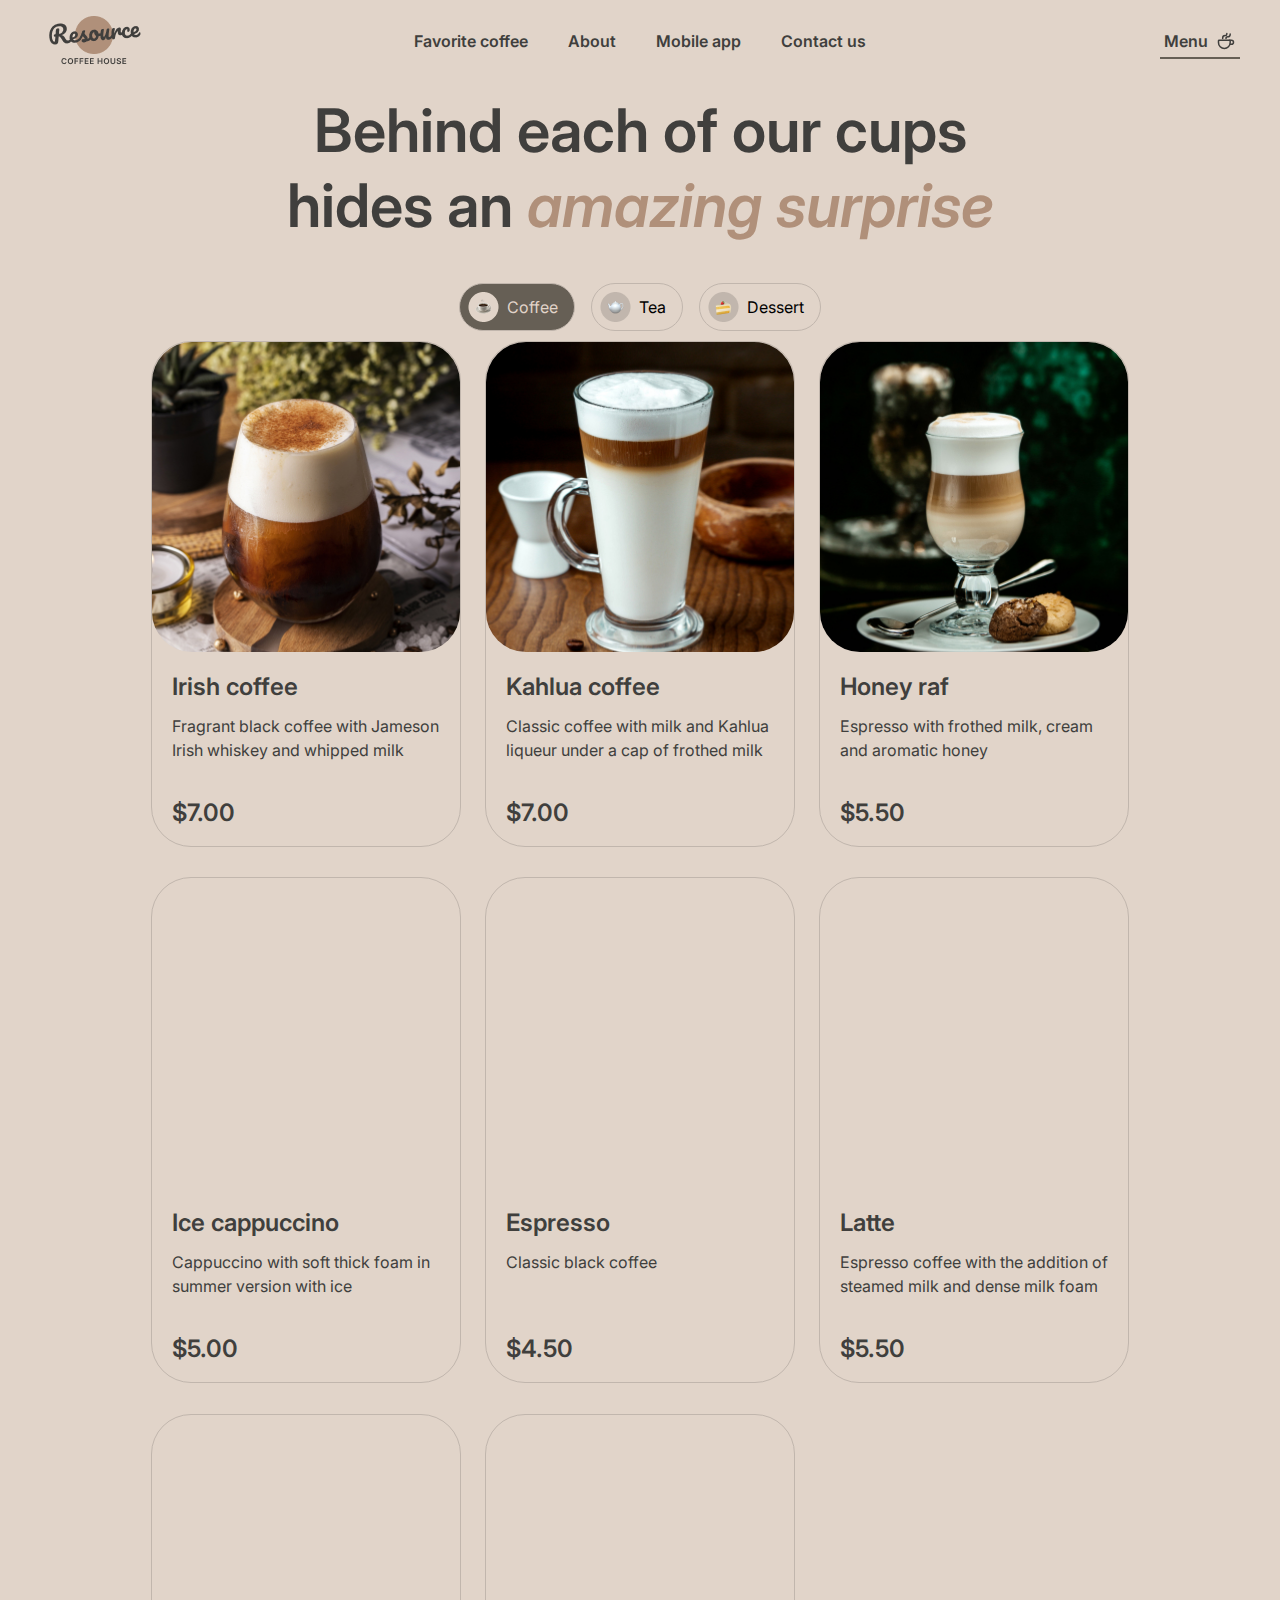
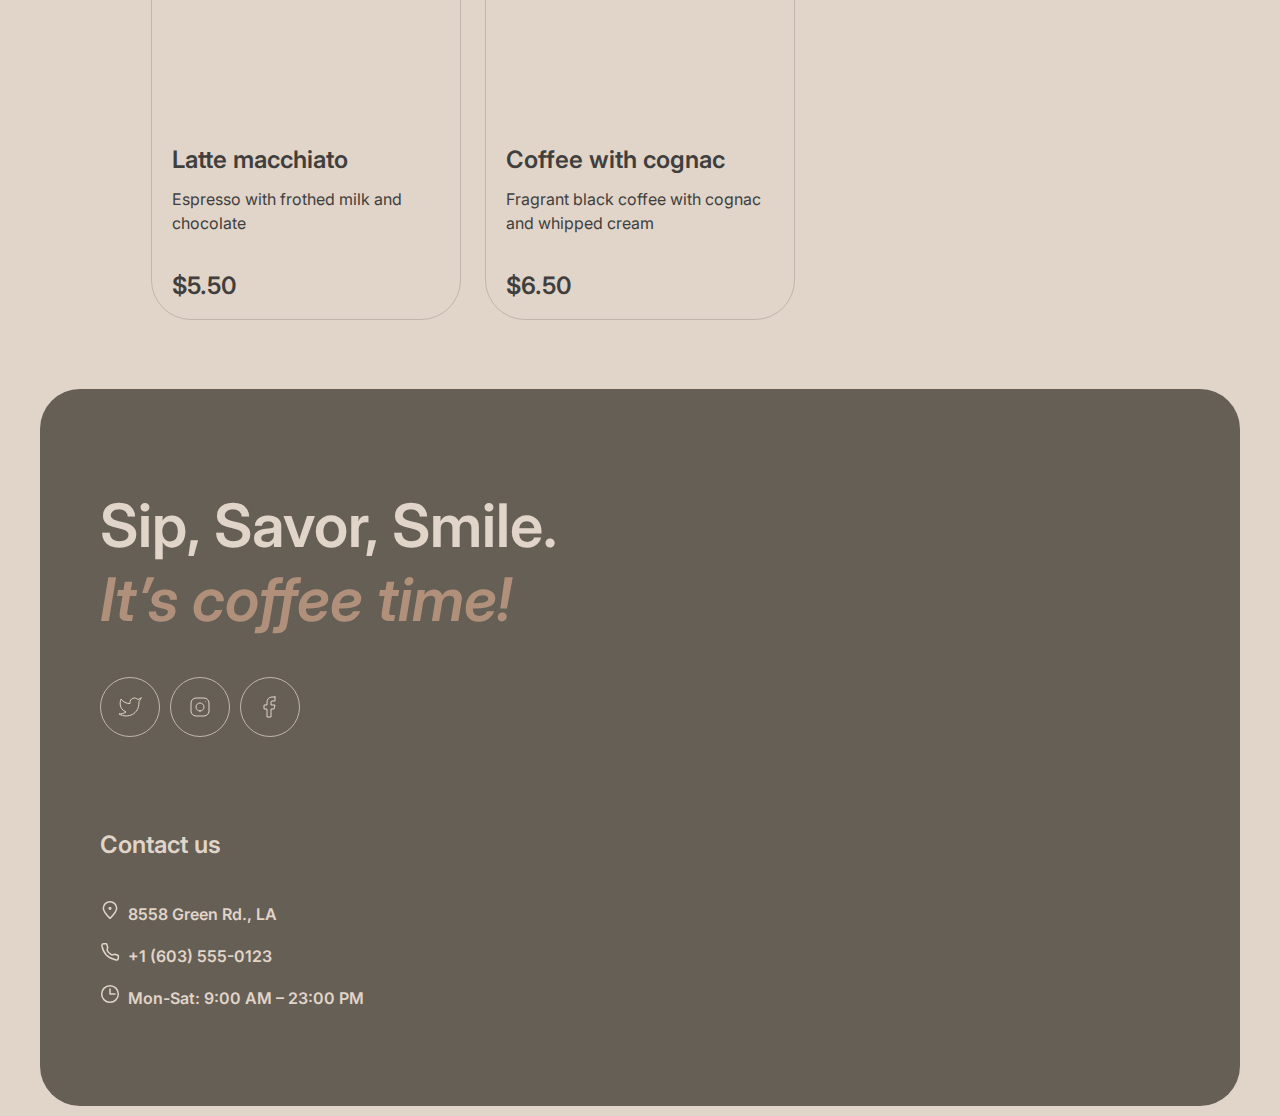
<file: menu/index.html>
<!DOCTYPE html>
<html lang='en'>

<head>
  <meta charset='UTF-8'>
  <meta name='viewport' content='width=device-width, initial-scale=1.0'>
  <link href="https://fonts.googleapis.com/css2?family=Inter:wght@400;500;600;700&display=swap" rel="stylesheet">
  <link rel='stylesheet' href='./style/style.css'>
  <link rel='icon' type='image/x-icon' href='../img/favicon.ico'>
  <title>Menu - Resource Coffee House</title>
</head>

<body>
  <div class='container'>
    <header class='header'>
      <div>
        <a href='../index.html'><img src='../img/logo.png' alt='cafe logo'></a>
      </div>
      <nav class='tablet-hidden' id='header-nav-section'>
        <ul class='header-list hover-border'>
          <li class='header-list-item'>
            <a href='../index.html#favourite-coffee' class='link-button'>
              <span>Favorite coffee</span>
              <span class='border-animation-span'></span>
            </a>
          </li>
          <li class='header-list-item'>
            <a href='../index.html#about' class='link-button'>
              <span>About</span>
              <span class='border-animation-span'></span>
            </a>
          </li>
          <li class='header-list-item'>
            <a href='../index.html#app-link' class='link-button'>
              <span>Mobile app</span>
              <span class='border-animation-span'></span>
            </a>
          </li>
          <li class='header-list-item'>
            <a href='../index.html#contact-us' class='link-button'>
              <span>Contact us</span>
              <span class='border-animation-span'></span>
            </a>
          </li>
          <li class='header-list-item tablet-menu-btn'>
            <a role=' link' aria-disabled='true' class='link-button header-menu-btn '>
              <span class='header-menu-btn-content'>
                <span>Menu</span>
                <img src='../img/svg/cup.svg' alt='Cup icon'>
              </span>
              <span class='border-animation-span'></span>
            </a>
          </li>
        </ul>
      </nav>
      <div class=' tablet-hidden hover-border'>
        <a role='link' aria-disabled='true' class='link-button header-menu-btn '>
          <span class='header-menu-btn-content'>
            <span>Menu</span>
            <img src='../img/svg/cup.svg' alt='Cup icon'>
          </span>
          <!-- <span class='border-animation-span'></span> -->
        </a>
      </div>
      <div class='burger-btn-container'>
        <button class='header-burger-btn' id='header-burger-btn' title='burger menu button'>
          <!-- <img src='../img/svg/button-icon-burger.svg' alt='burger button'> -->
          <span class='burger-btn-span burger-btn-span-top'></span>
          <span class='burger-btn-span burger-btn-span-bottom'></span>

        </button>
      </div>
    </header>

    <main>
      <h1 class='title'>Behind each of our cups <br class='tablet-hidden'> hides an <span class='accent'>amazing
          surprise</span></h1>
      <nav>
        <ul class='menu-nav-list'>
          <li>
            <button class='menu-nav-btn selected' data-category='coffee'>
              <img src='../img/menu/coffee-icon.png' alt='coffee icon'>
              <span>Coffee</span></button>
          </li>
          <li>
            <button class='menu-nav-btn' data-category='tea'>
              <img src='../img/menu/tea-icon.png' alt='tea icon'>
              <span>Tea</span></button>
          </li>
          <li>
            <button class='menu-nav-btn' data-category='dessert'>
              <img src='../img/menu/dessert-icon.png' alt='dessert icon'>
              <span>Dessert</span></button>
          </li>
        </ul>
      </nav>
      <div class='gallery'>
      </div>
      <div class='desktop-hidden'>
        <button class='gallery-refresh-btn'><img alt='button icon' src='../img/svg/button-refresh.svg'></button>

      </div>

    </main>

    <footer class=' footer'>
      <div>
        <h2 class='heading-2 footer-heading'>
          Sip, Savor, Smile.
          <span class='accent footer-title-accent'>It’s coffee time!</span>
        </h2>
        <div>
          <a href='https://twitter.com/' class='footer-social-btn' target='_blank'>
            <!-- <svg src='../img/svg/twitter-icon.svg' alt='twitter icon'> -->
            <svg width='60' height='60' viewBox='0 0 60 60' fill='none' xmlns='http://www.w3.org/2000/svg'>
              <rect x='0.5' y='0.5' width='59' height='59' rx='29.5' stroke='#C1B6AD' />
              <path
                d='M41 21.0101C41 21.0101 38.9821 22.2022 37.86 22.5401C37.2577 21.8476 36.4573 21.3567 35.567 21.134C34.6767 20.9112 33.7395 20.9673 32.8821 21.2945C32.0247 21.6218 31.2884 22.2045 30.773 22.9638C30.2575 23.7231 29.9877 24.6224 30 25.5401V26.5401C28.2426 26.5856 26.5013 26.1959 24.931 25.4055C23.3607 24.6151 22.0103 23.4487 21 22.0101C21 22.0101 17 31.0101 26 35.0101C23.9405 36.408 21.4872 37.109 19 37.0101C28 42.0101 39 37.0101 39 25.5101C38.9991 25.2315 38.9723 24.9537 38.92 24.6801C39.9406 23.6735 41 21.0101 41 21.0101Z'
                stroke='#E1D4C9' stroke-linecap='round' stroke-linejoin='round' />
            </svg>

          </a>
          <a href='https://www.instagram.com/' class='footer-social-btn' target='_blank'>
            <!-- <svg src='../img/svg/insta.svg' alt='instagram icon'> -->
            <svg width="60" height="60" viewBox="0 0 60 60" fill="none" xmlns="http://www.w3.org/2000/svg">
              <rect x="0.5" y="0.5" width="59" height="59" rx="29.5" stroke="#C1B6AD" />
              <path
                d="M30 34C32.2091 34 34 32.2091 34 30C34 27.7909 32.2091 26 30 26C27.7909 26 26 27.7909 26 30C26 32.2091 27.7909 34 30 34Z"
                stroke="#E1D4C9" stroke-linecap="round" stroke-linejoin="round" />
              <path
                d="M21 34V26C21 23.2386 23.2386 21 26 21H34C36.7614 21 39 23.2386 39 26V34C39 36.7614 36.7614 39 34 39H26C23.2386 39 21 36.7614 21 34Z"
                stroke="#E1D4C9" />
              <path d="M35.5 24.51L35.51 24.4989" stroke="#E1D4C9" stroke-linecap="round" stroke-linejoin="round" />
            </svg>
          </a>
          <a href='https://www.facebook.com/' class='footer-social-btn' target='_blank'>
            <!-- <svg src='../img/svg/facebook.svg' alt='facebook icon'> -->
            <svg width="60" height="60" viewBox="0 0 60 60" fill="none" xmlns="http://www.w3.org/2000/svg">
              <rect x="0.5" y="0.5" width="59" height="59" rx="29.5" stroke="#C1B6AD" />
              <path
                d="M35 20H32C30.6739 20 29.4021 20.5268 28.4645 21.4645C27.5268 22.4021 27 23.6739 27 25V28H24V32H27V40H31V32H34L35 28H31V25C31 24.7348 31.1054 24.4804 31.2929 24.2929C31.4804 24.1054 31.7348 24 32 24H35V20Z"
                stroke="#E1D4C9" stroke-linecap="round" stroke-linejoin="round" />
            </svg>
          </a>
        </div>
      </div>
      <div id='contact-us'>
        <h3 class='heading-3'>Contact us</h3>
        <nav>
          <ul class='footer-list'>
            <li><img src='../img/svg/map-pin.svg' alt='map pin icon'>8558 Green Rd., LA</li>
            <li><img src='../img/svg/phone.svg' alt='phone icon'>+1 (603) 555-0123</li>
            <li><img src='../img/svg/clock.svg' alt='clock icon'>Mon-Sat: 9:00 AM – 23:00 PM</li>
          </ul>
        </nav>
      </div>
    </footer>
  </div>

  <article class='item-details hidden' id='item-prompt'>
    <div class='item-content-wrapper'>
      <div class='item-image'>
        <img id='prompt-img' src='../img/menu/coffee/coffee-1.jpg' alt='Menu item photo'>
      </div>
      <div class='item-details-right'>
        <div class='data-key'>
          <h3 class='heading-3' id='prompt-title'>Coffee</h3>
          <p class='item-subtitle' id='prompt-subtitle'>Lorem ipsum dolor sit amet consectetur adipisicing elit.</p>
        </div>
        <div>
          <p>Size</p>
          <div class='item-input-wrapper'>
            <div>
              <input class='hidden' type='radio' name='item-size' value='s' id='item-size-s' checked>
              <label class='item-btn size-label selected' for='item-size-s'>
                <span class='label-span'>S</span> <span id='sizeVolume1'>200 ml</span>
              </label>
            </div>
            <div>
              <input class='hidden' type='radio' name='item-size' value='m' id='item-size-m'>
              <label class='item-btn size-label' for='item-size-m'>
                <span class='label-span'>M</span> <span id='sizeVolume2'>300 ml</span>
              </label>
            </div>
            <div>
              <input class='hidden' type='radio' name='item-size' value='l' id='item-size-l'>
              <label class='item-btn size-label' for='item-size-l'>
                <span class='label-span'>L</span> <span id='sizeVolume3'>400 ml</span>
              </label>
            </div>
          </div>
        </div>
        <div>
          <p>Additives</p>
          <div class='item-input-wrapper'>
            <div>
              <input class='item-add hidden' type='checkbox' value='sugar' id='item-add-sugar'>
              <label class='item-btn add-label' for='item-add-sugar'>
                <span class='label-span'>1</span> <span id='additive1'>Sugar</span>
              </label>
            </div>
            <div>
              <input class='item-add hidden' type='checkbox' value='cinnamon' id='item-add-cinnamon'>
              <label class='item-btn add-label' for='item-add-cinnamon'>
                <span class='label-span'>2</span> <span id='additive2'>Cinnamon</span>
              </label>
            </div>
            <div>
              <input class='item-add hidden' type='checkbox' value='Syrup' id='item-add-cyrup'>
              <label class='item-btn add-label' for='item-add-cyrup'>
                <span class='label-span'>3</span> <span id='additive3'>Cyrup</span>
              </label>
            </div>
          </div>
        </div>
        <div class='heading-3 item-total'>
          <span>Total:</span><span id='prompt-price'>$7.00</span>
        </div>
        <p class='item-info'>
          <img src='../img/svg/info.svg' alt='info icon'>
          <span class='body-caption'>The cost is not final. Download our mobile app to see the final price and place
            your order. Earn loyalty points and enjoy your favorite coffee with up to 20% discount.</span>
        </p>
        <button class='item-close-btn' id='item-close-btn'>Close</button>
      </div>
    </div>
  </article>

  <script src='./script/script.js'></script>
  <script src="../script/headerScript.js"></script>
</body>

</html>
</file>
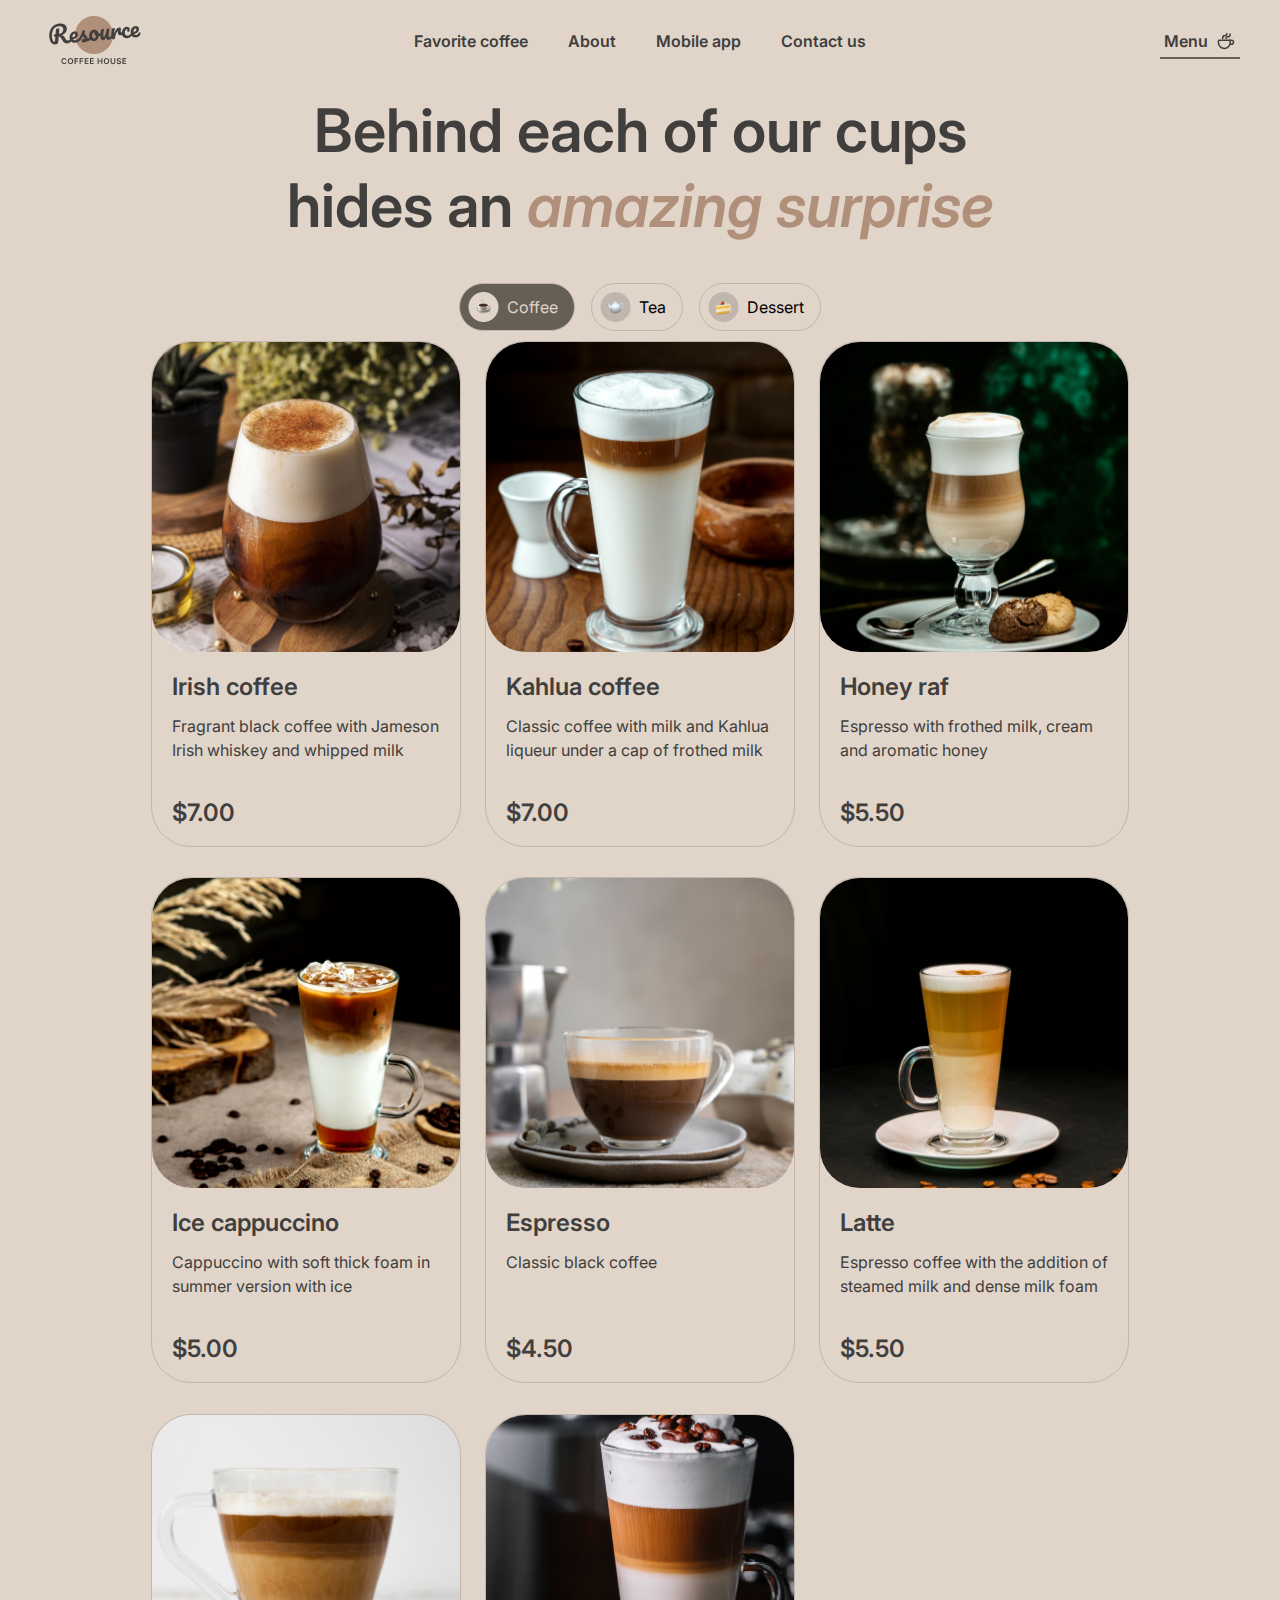
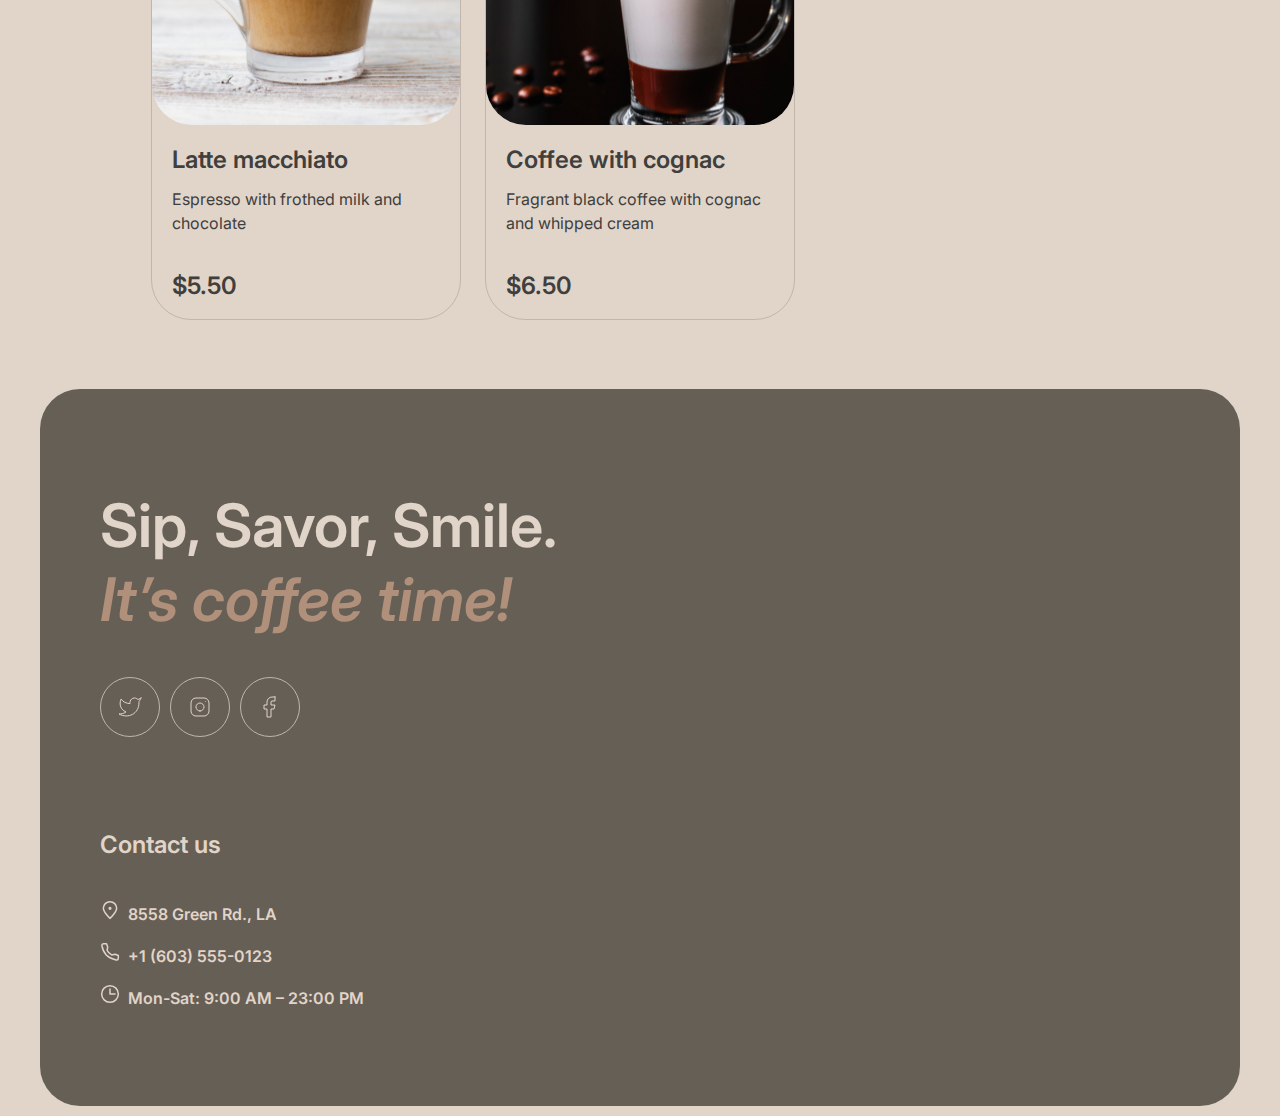
<file: coffee-house/menu/index.html>
<!DOCTYPE html>
<html lang='en'>

<head>
  <meta charset='UTF-8'>
  <meta name='viewport' content='width=device-width, initial-scale=1.0'>
  <link href="https://fonts.googleapis.com/css2?family=Inter:wght@400;500;600;700&display=swap" rel="stylesheet">
  <link rel='stylesheet' href='style.css'>
  <link rel='icon' type='image/x-icon' href='../img/favicon.ico'>
  <title>Menu - Resource Coffee House</title>
</head>

<body>
  <div class='container'>
    <header class='header'>
      <div>
        <a href='../index.html'><img src='../img/logo.png' alt='cafe logo'></a>
      </div>
      <nav class='tablet-hidden' id='header-nav-section'>
        <ul class='header-list hover-border'>
          <li class='header-list-item'>
            <a href='../index.html#favourite-coffee' class='link-button'>
              <span>Favorite coffee</span>
              <span class='border-animation-span'></span>
            </a>
          </li>
          <li class='header-list-item'>
            <a href='../index.html#about' class='link-button'>
              <span>About</span>
              <span class='border-animation-span'></span>
            </a>
          </li>
          <li class='header-list-item'>
            <a href='../index.html#app-link' class='link-button'>
              <span>Mobile app</span>
              <span class='border-animation-span'></span>
            </a>
          </li>
          <li class='header-list-item'>
            <a href='../index.html#contact-us' class='link-button'>
              <span>Contact us</span>
              <span class='border-animation-span'></span>
            </a>
          </li>
          <li class='header-list-item tablet-menu-btn'>
            <a role=' link' aria-disabled='true' class='link-button header-menu-btn '>
              <span class='header-menu-btn-content'>
                <span>Menu</span>
                <img src='../img/svg/cup.svg' alt='Cup icon'>
              </span>
              <span class='border-animation-span'></span>
            </a>
          </li>
        </ul>
      </nav>
      <div class=' tablet-hidden hover-border'>
        <a role='link' aria-disabled='true' class='link-button header-menu-btn '>
          <span class='header-menu-btn-content'>
            <span>Menu</span>
            <img src='../img/svg/cup.svg' alt='Cup icon'>
          </span>
          <!-- <span class='border-animation-span'></span> -->
        </a>
      </div>
      <div class='burger-btn-container'>
        <button class='header-burger-btn' id='header-burger-btn' title='burger menu button'>
          <!-- <img src='../img/svg/button-icon-burger.svg' alt='burger button'> -->
          <span class='burger-btn-span burger-btn-span-top'></span>
          <span class='burger-btn-span burger-btn-span-bottom'></span>

        </button>
      </div>
    </header>

    <main>
      <h1 class='title'>Behind each of our cups <br class='tablet-hidden'> hides an <span class='accent'>amazing
          surprise</span></h1>
      <nav>
        <ul class='menu-nav-list'>
          <li>
            <button class='menu-nav-btn selected' data-category='coffee'>
              <img src='../img/menu/coffee-icon.png' alt='coffee icon'>
              <span>Coffee</span></button>
          </li>
          <li>
            <button class='menu-nav-btn' data-category='tea'>
              <img src='../img/menu/tea-icon.png' alt='tea icon'>
              <span>Tea</span></button>
          </li>
          <li>
            <button class='menu-nav-btn' data-category='dessert'>
              <img src='../img/menu/dessert-icon.png' alt='dessert icon'>
              <span>Dessert</span></button>
          </li>
        </ul>
      </nav>
      <div class='gallery'>
      </div>
      <div class='desktop-hidden'>
        <button class='gallery-refresh-btn'><img alt='button icon' src='../img/svg/button-refresh.svg'></button>

      </div>

    </main>

    <footer class=' footer'>
      <div>
        <h2 class='heading-2 footer-heading'>
          Sip, Savor, Smile.
          <span class='accent footer-title-accent'>It’s coffee time!</span>
        </h2>
        <div>
          <a href='https://twitter.com/' class='footer-social-btn' target='_blank'>
            <!-- <svg src='../img/svg/twitter-icon.svg' alt='twitter icon'> -->
            <svg width='60' height='60' viewBox='0 0 60 60' fill='none' xmlns='http://www.w3.org/2000/svg'>
              <rect x='0.5' y='0.5' width='59' height='59' rx='29.5' stroke='#C1B6AD' />
              <path
                d='M41 21.0101C41 21.0101 38.9821 22.2022 37.86 22.5401C37.2577 21.8476 36.4573 21.3567 35.567 21.134C34.6767 20.9112 33.7395 20.9673 32.8821 21.2945C32.0247 21.6218 31.2884 22.2045 30.773 22.9638C30.2575 23.7231 29.9877 24.6224 30 25.5401V26.5401C28.2426 26.5856 26.5013 26.1959 24.931 25.4055C23.3607 24.6151 22.0103 23.4487 21 22.0101C21 22.0101 17 31.0101 26 35.0101C23.9405 36.408 21.4872 37.109 19 37.0101C28 42.0101 39 37.0101 39 25.5101C38.9991 25.2315 38.9723 24.9537 38.92 24.6801C39.9406 23.6735 41 21.0101 41 21.0101Z'
                stroke='#E1D4C9' stroke-linecap='round' stroke-linejoin='round' />
            </svg>

          </a>
          <a href='https://www.instagram.com/' class='footer-social-btn' target='_blank'>
            <!-- <svg src='../img/svg/insta.svg' alt='instagram icon'> -->
            <svg width="60" height="60" viewBox="0 0 60 60" fill="none" xmlns="http://www.w3.org/2000/svg">
              <rect x="0.5" y="0.5" width="59" height="59" rx="29.5" stroke="#C1B6AD" />
              <path
                d="M30 34C32.2091 34 34 32.2091 34 30C34 27.7909 32.2091 26 30 26C27.7909 26 26 27.7909 26 30C26 32.2091 27.7909 34 30 34Z"
                stroke="#E1D4C9" stroke-linecap="round" stroke-linejoin="round" />
              <path
                d="M21 34V26C21 23.2386 23.2386 21 26 21H34C36.7614 21 39 23.2386 39 26V34C39 36.7614 36.7614 39 34 39H26C23.2386 39 21 36.7614 21 34Z"
                stroke="#E1D4C9" />
              <path d="M35.5 24.51L35.51 24.4989" stroke="#E1D4C9" stroke-linecap="round" stroke-linejoin="round" />
            </svg>
          </a>
          <a href='https://www.facebook.com/' class='footer-social-btn' target='_blank'>
            <!-- <svg src='../img/svg/facebook.svg' alt='facebook icon'> -->
            <svg width="60" height="60" viewBox="0 0 60 60" fill="none" xmlns="http://www.w3.org/2000/svg">
              <rect x="0.5" y="0.5" width="59" height="59" rx="29.5" stroke="#C1B6AD" />
              <path
                d="M35 20H32C30.6739 20 29.4021 20.5268 28.4645 21.4645C27.5268 22.4021 27 23.6739 27 25V28H24V32H27V40H31V32H34L35 28H31V25C31 24.7348 31.1054 24.4804 31.2929 24.2929C31.4804 24.1054 31.7348 24 32 24H35V20Z"
                stroke="#E1D4C9" stroke-linecap="round" stroke-linejoin="round" />
            </svg>
          </a>
        </div>
      </div>
      <div id='contact-us'>
        <h3 class='heading-3'>Contact us</h3>
        <nav>
          <ul class='footer-list'>
            <li><img src='../img/svg/map-pin.svg' alt='map pin icon'>8558 Green Rd., LA</li>
            <li><img src='../img/svg/phone.svg' alt='phone icon'>+1 (603) 555-0123</li>
            <li><img src='../img/svg/clock.svg' alt='clock icon'>Mon-Sat: 9:00 AM – 23:00 PM</li>
          </ul>
        </nav>
      </div>
    </footer>
  </div>

  <article class='item-details hidden' id='item-prompt'>
    <div class='item-content-wrapper'>
      <div class='item-image'>
        <img id='prompt-img' src='../img/menu/coffee/coffee-1.jpg' alt='Menu item photo'>
      </div>
      <div class='item-details-right'>
        <div class='data-key'>
          <h3 class='heading-3' id='prompt-title'>Coffee</h3>
          <p class='item-subtitle' id='prompt-subtitle'>Lorem ipsum dolor sit amet consectetur adipisicing elit.</p>
        </div>
        <div>
          <p>Size</p>
          <div class='item-input-wrapper'>
            <div>
              <input class='hidden' type='radio' name='item-size' value='s' id='item-size-s' checked>
              <label class='item-btn size-label selected' for='item-size-s'>
                <span class='label-span'>S</span> <span id='sizeVolume1'>200 ml</span>
              </label>
            </div>
            <div>
              <input class='hidden' type='radio' name='item-size' value='m' id='item-size-m'>
              <label class='item-btn size-label' for='item-size-m'>
                <span class='label-span'>M</span> <span id='sizeVolume2'>300 ml</span>
              </label>
            </div>
            <div>
              <input class='hidden' type='radio' name='item-size' value='l' id='item-size-l'>
              <label class='item-btn size-label' for='item-size-l'>
                <span class='label-span'>L</span> <span id='sizeVolume3'>400 ml</span>
              </label>
            </div>
          </div>
        </div>
        <div>
          <p>Additives</p>
          <div class='item-input-wrapper'>
            <div>
              <input class='item-add hidden' type='checkbox' value='sugar' id='item-add-sugar'>
              <label class='item-btn add-label' for='item-add-sugar'>
                <span class='label-span'>1</span> <span id='additive1'>Sugar</span>
              </label>
            </div>
            <div>
              <input class='item-add hidden' type='checkbox' value='cinnamon' id='item-add-cinnamon'>
              <label class='item-btn add-label' for='item-add-cinnamon'>
                <span class='label-span'>2</span> <span id='additive2'>Cinnamon</span>
              </label>
            </div>
            <div>
              <input class='item-add hidden' type='checkbox' value='Syrup' id='item-add-cyrup'>
              <label class='item-btn add-label' for='item-add-cyrup'>
                <span class='label-span'>3</span> <span id='additive3'>Cyrup</span>
              </label>
            </div>
          </div>
        </div>
        <div class='heading-3 item-total'>
          <span>Total:</span><span id='prompt-price'>$7.00</span>
        </div>
        <p class='item-info'>
          <img src='../img/svg/info.svg' alt='info icon'>
          <span class='body-caption'>The cost is not final. Download our mobile app to see the final price and place
            your order. Earn loyalty points and enjoy your favorite coffee with up to 20% discount.</span>
        </p>
        <button class='item-close-btn' id='item-close-btn'>Close</button>
      </div>
    </div>
  </article>

  <script src='../script/consoleTask.js'></script>
  <script src='./script.js'></script>
  <script src="../script/headerScript.js"></script>
</body>

</html>
</file>
<file: menu/style/style.css>
@import '../../style/normalize.css';
@import '../../styles/basic-style.css';

.modal-open {
  height: 100vh;
  width: 100vw;
  box-sizing: border-box;
  overflow: hidden;
}

.header-menu-btn {
  border-bottom: 2px solid var(--border-dark);
}

.title {
  color: var(--text-dark);
  width: 100%;
  text-align: center;
  font-size: 60px;
  font-weight: 600;
  line-height: 125%;
  margin: 20px 0 0;
}

.menu-nav-list {
  list-style: none;
  display: flex;
  justify-content: center;
  gap: 16px;
  margin: 40px 0;
  padding: 0;
}

.menu-nav-btn {
  display: flex;
  justify-content: center;
  align-items: center;
  gap: 8px;
  padding: 8px 16px 8px 8px;
  border-radius: 100px;
  border: 1px solid var(--border-light);
  transition: all 0.2s;
  background: transparent;
  transition: all 0.5s;
}

.menu-nav-btn.selected {
  background: var(--background-container);
  color: var(--text-light);
  cursor: pointer;
}

.gallery {
  display: grid;
  grid-template-columns: repeat(4, 310px);
  place-content: center;
  gap: 40px;
  margin-bottom: 100px;
}

.card {
  width: 310px;
  height: 506px;
  border: 1px solid var(--border-light);
  border-radius: 40px;
}


.image-container {
  width: 100%;
  height: 310px;
  border-radius: 40px;
  overflow: hidden;
}

.image-container img {
  width: 100%;
  height: 100%;
  object-fit: cover;
  object-position: center;
  transform: scale(1.1);
  transition: all 0.5s;
}

.content-container {
  width: 100%;
  height: 196px;
  padding: 20px;
  display: grid;
  grid-template-columns: 1;
  grid-template-rows: 30px 72px 30px;
  gap: 12px;
}

.content-container h3 {
  margin: 0;
}

.content-container p {
  margin: 0;
}

.item-details {
  position: fixed;
  top: 0;
  z-index: 10;
  width: 100%;
  height: 100vh;
  background-color: var(--background-backdrop);
  display: flex;
  justify-content: center;
  align-items: center;
  left: 0;
  right: 0;
}

.item-content-wrapper {
  background-color: var(--background-body);
  width: 800px;
  height: auto;
  display: grid;
  grid-template-columns: 310px 438px;
  gap: 20px;
  padding: 16px;
  border-radius: 40px;
}

.item-image {
  border-radius: 40px;
  width: 310px;
  height: 310px;
  overflow: hidden;
}

.item-image img {
  width: 100%;
}

.item-details p {
  margin: 0;
}

.item-details-right {
  display: flex;
  flex-direction: column;
  gap: 20px;
  width: 100%;
}

.item-details .heading-3 {
  margin: 0 0 12px;
}

.item-subtitle {
  margin: 0;
}

.item-input-wrapper {
  display: flex;
  justify-content: flex-start;
  gap: 8px;
}

.hidden {
  display: none;
}

.item-details label {
  display: inline-block;
  padding: 8px 16px 8px 8px;
  background: transparent;
  border-radius: 100px;
  border: 1px solid var(--border-light);
  font-weight: 600;
  line-height: 150%;
  margin-top: 8px;
}

label.selected {
  background-color: var(--border-dark);
  color: var(--text-light);
}

.label-span {
  margin-right: 8px;
  padding: 3px 7px;
  display: inline-block;
  text-align: center;
  vertical-align: middle;
  border-radius: 100px;
  background: var(--border-light);
  color: var(--text-dark);
  width: 30px;
  height: 30px;
}

.item-total {
  display: flex;
  justify-content: space-between;
}

.item-close-btn {
  border-radius: 100px;
  border: 1px solid var(--border-dark);
  font-weight: 600;
  padding: 10px 0;
  line-height: 150%;
  width: 100%;
}

.item-close-btn {
  cursor: pointer;
}

.item-info {
  display: flex;
  gap: 8px;
  align-items: flex-start;
  padding: 12px 0;
  border-top: 1px solid var(--border-light);
}

.gallery-refresh-btn {
  display: none;
}

@media screen and (hover: hover) {
  .card:hover {
    cursor: pointer;
  }

  .card:hover img {
    transform: scale(1);
  }

  .menu-nav-btn:hover {
    background: var(--background-container);
    color: var(--text-light);
    cursor: pointer;
  }
}

@media screen and (max-width:1100px) {

  .menu-nav-list {
    gap: 14px;
    margin: 38px 0;
  }

  .header {
    position: relative;
    width: 100%;
  }

  .gallery {
    grid-template-columns: repeat(2, 300px);
    margin-bottom: 40px;
    gap: 42px;
  }

  .footer {
    padding: 100px 52px 85px
  }

}

@media screen and (min-width:1100px) and (max-width:1439px) {

  .gallery {
    grid-template-columns: repeat(3, 310px);
    gap: 2%;
  }
}

@media screen and (max-width:768px) {
  .gallery-refresh-btn {
    background-color: transparent;
    border: none;
    margin: 0 auto;
    display: block;
  }
}

@media screen and (max-width:768px) {
  body {
    padding-top: 34px;
    padding-left: 10px;
    padding-right: 10px;
  }

  .title {
    font-size: 32px;
    margin-top: 17px;
  }

  .menu-nav-list {
    gap: 6px;
  }

  .gallery {
    display: block;
    width: 100%;
  }

  .card {
    width: 310px;
    margin: auto;
    margin-bottom: 40px;
    height: auto;
  }

  .image-container {
    height: auto;
    aspect-ratio: 1 / 1;
  }

  .footer {
    padding-top: 30px;
    padding-bottom: 50px;
  }

  .footer-heading {
    letter-spacing: 0.02rem;
  }

  .footer-social-btn {
    margin-right: 8px;
  }

  .footer #contact-us {
    margin-top: 40px;
  }

  .item-content-wrapper {
    display: flex;
    flex-wrap: wrap;
    width: 100%;
    position: relative;
    border-radius: 0;
    align-items: center;
    justify-content: center;
    flex-direction: column;

  }

  .item-btn>span:last-child {
    font-size: 12px;
  }

  .item-image {
    border-radius: 40px;
    width: 200px;
    height: 200px;
  }

}

@media screen and (max-width:400px) {
  .label-span {
    display: none;
  }

  .item-content-wrapper {
    height: 100vh;
    width: 100%
  }
}
</file>
<file: coffee-house/menu/style.css>
@import '../../style/normalize.css';
@import '../styles/basic-style.css';

.modal-open {
  height: 100vh;
  width: 100vw;
  box-sizing: border-box;
  overflow: hidden;
}

.header-menu-btn {
  border-bottom: 2px solid var(--border-dark);
}

.title {
  color: var(--text-dark);
  width: 100%;
  text-align: center;
  font-size: 60px;
  font-weight: 600;
  line-height: 125%;
  margin: 20px 0 0;
}

.menu-nav-list {
  list-style: none;
  display: flex;
  justify-content: center;
  gap: 16px;
  margin: 40px 0;
  padding: 0;
}

.menu-nav-btn {
  display: flex;
  justify-content: center;
  align-items: center;
  gap: 8px;
  padding: 8px 16px 8px 8px;
  border-radius: 100px;
  border: 1px solid var(--border-light);
  transition: all 0.2s;
  background: transparent;
  transition: all 0.5s;
}

.menu-nav-btn.selected {
  background: var(--background-container);
  color: var(--text-light);
  cursor: pointer;
}

.gallery {
  display: grid;
  grid-template-columns: repeat(4, 310px);
  place-content: center;
  gap: 40px;
  margin-bottom: 100px;
}

.card {
  width: 310px;
  height: 506px;
  border: 1px solid var(--border-light);
  border-radius: 40px;
}


.image-container {
  width: 100%;
  height: 310px;
  border-radius: 40px;
  overflow: hidden;
}

.image-container img {
  width: 100%;
  height: 100%;
  object-fit: cover;
  object-position: center;
  transform: scale(1.1);
  transition: all 0.5s;
}

.content-container {
  width: 100%;
  height: 196px;
  padding: 20px;
  display: grid;
  grid-template-columns: 1;
  grid-template-rows: 30px 72px 30px;
  gap: 12px;
}

.content-container h3 {
  margin: 0;
}

.content-container p {
  margin: 0;
}

.item-details {
  position: fixed;
  top: 0;
  z-index: 10;
  width: 100%;
  height: 100vh;
  background-color: var(--background-backdrop);
  display: flex;
  justify-content: center;
  align-items: center;
  left: 0;
  right: 0;
}

.item-content-wrapper {
  background-color: var(--background-body);
  width: 800px;
  height: auto;
  display: grid;
  grid-template-columns: 310px 438px;
  gap: 20px;
  padding: 16px;
  border-radius: 40px;
}

.item-image {
  border-radius: 40px;
  width: 310px;
  height: 310px;
  overflow: hidden;
}

.item-image img {
  width: 100%;
}

.item-details p {
  margin: 0;
}

.item-details-right {
  display: flex;
  flex-direction: column;
  gap: 20px;
  width: 100%;
}

.item-details .heading-3 {
  margin: 0 0 12px;
}

.item-subtitle {
  margin: 0;
}

.item-input-wrapper {
  display: flex;
  justify-content: flex-start;
  gap: 8px;
}

.hidden {
  display: none;
}

.item-details label {
  display: inline-block;
  padding: 8px 16px 8px 8px;
  background: transparent;
  border-radius: 100px;
  border: 1px solid var(--border-light);
  font-weight: 600;
  line-height: 150%;
  margin-top: 8px;
}

label.selected {
  background-color: var(--border-dark);
  color: var(--text-light);
}

.label-span {
  margin-right: 8px;
  padding: 3px 7px;
  display: inline-block;
  text-align: center;
  vertical-align: middle;
  border-radius: 100px;
  background: var(--border-light);
  color: var(--text-dark);
  width: 30px;
  height: 30px;
}

.item-total {
  display: flex;
  justify-content: space-between;
}

.item-close-btn {
  border-radius: 100px;
  border: 1px solid var(--border-dark);
  font-weight: 600;
  padding: 10px 0;
  line-height: 150%;
  width: 100%;
}

.item-close-btn {
  cursor: pointer;
}

.item-info {
  display: flex;
  gap: 8px;
  align-items: flex-start;
  padding: 12px 0;
  border-top: 1px solid var(--border-light);
}

.gallery-refresh-btn {
  display: none;
}

@media screen and (hover: hover) {
  .card:hover {
    cursor: pointer;
  }

  .card:hover img {
    transform: scale(1);
  }

  .menu-nav-btn:hover {
    background: var(--background-container);
    color: var(--text-light);
    cursor: pointer;
  }
}

@media screen and (max-width:1100px) {

  .menu-nav-list {
    gap: 14px;
    margin: 38px 0;
  }

  .header {
    position: relative;
    width: 100%;
  }

  .gallery {
    grid-template-columns: repeat(2, 300px);
    margin-bottom: 40px;
    gap: 42px;
  }

  .footer {
    padding: 100px 52px 85px
  }

}

@media screen and (min-width:1100px) and (max-width:1439px) {

  .gallery {
    grid-template-columns: repeat(3, 310px);
    gap: 2%;
  }
}

@media screen and (max-width:768px) {
  .gallery-refresh-btn {
    background-color: transparent;
    border: none;
    margin: 0 auto;
    display: block;
  }
}

@media screen and (max-width:768px) {
  body {
    padding-top: 34px;
    padding-left: 10px;
    padding-right: 10px;
  }

  .title {
    font-size: 32px;
    margin-top: 17px;
  }

  .menu-nav-list {
    gap: 6px;
  }

  .gallery {
    display: block;
    width: 100%;
  }

  .card {
    width: 310px;
    margin: auto;
    margin-bottom: 40px;
    height: auto;
  }

  .image-container {
    height: auto;
    aspect-ratio: 1 / 1;
  }

  .footer {
    padding-top: 30px;
    padding-bottom: 50px;
  }

  .footer-heading {
    letter-spacing: 0.02rem;
  }

  .footer-social-btn {
    margin-right: 8px;
  }

  .footer #contact-us {
    margin-top: 40px;
  }

  .item-content-wrapper {
    display: flex;
    flex-wrap: wrap;
    width: 100%;
    position: relative;
    border-radius: 0;
    align-items: center;
    justify-content: center;
    flex-direction: column;

  }

  .item-btn>span:last-child {
    font-size: 12px;
  }

  .item-image {
    border-radius: 40px;
    width: 200px;
    height: 200px;
  }

}

@media screen and (max-width:400px) {
  .label-span {
    display: none;
  }

  .item-content-wrapper {
    height: 100vh;
    width: 100%
  }
}
</file>
